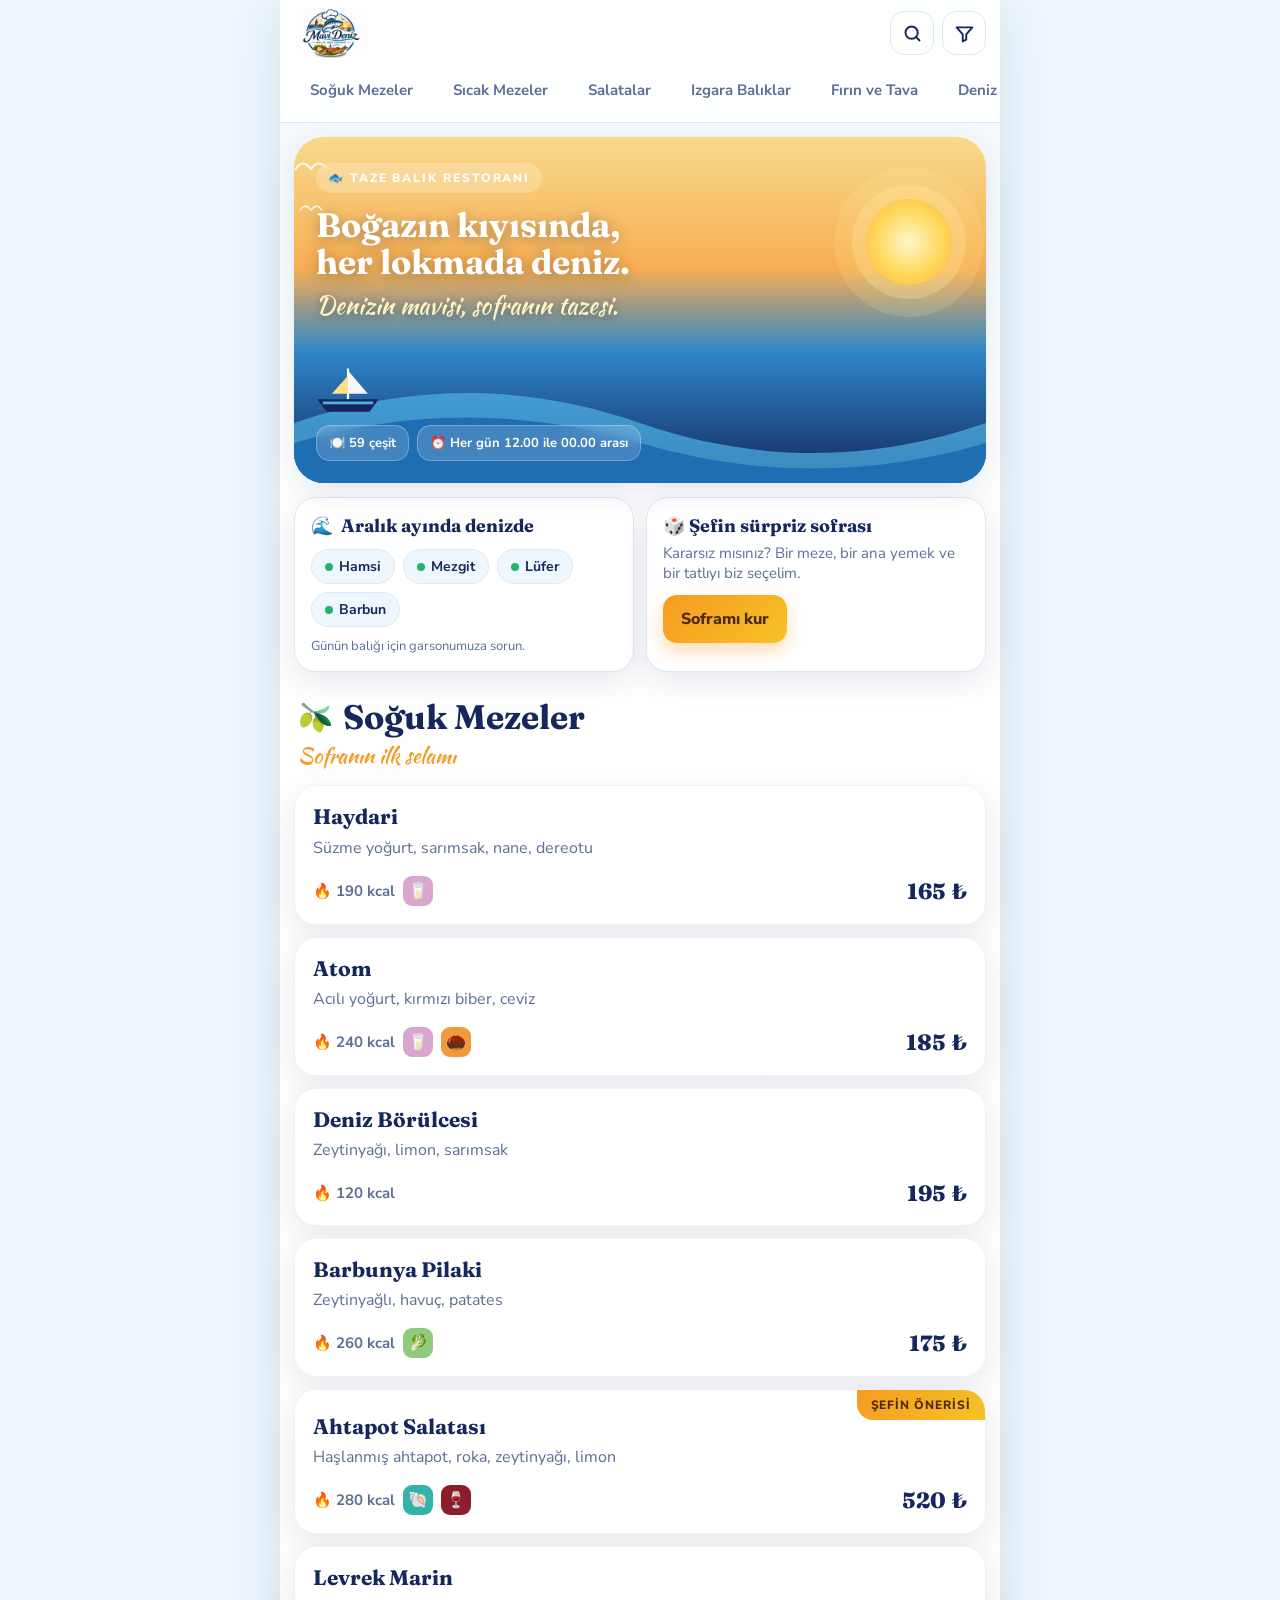
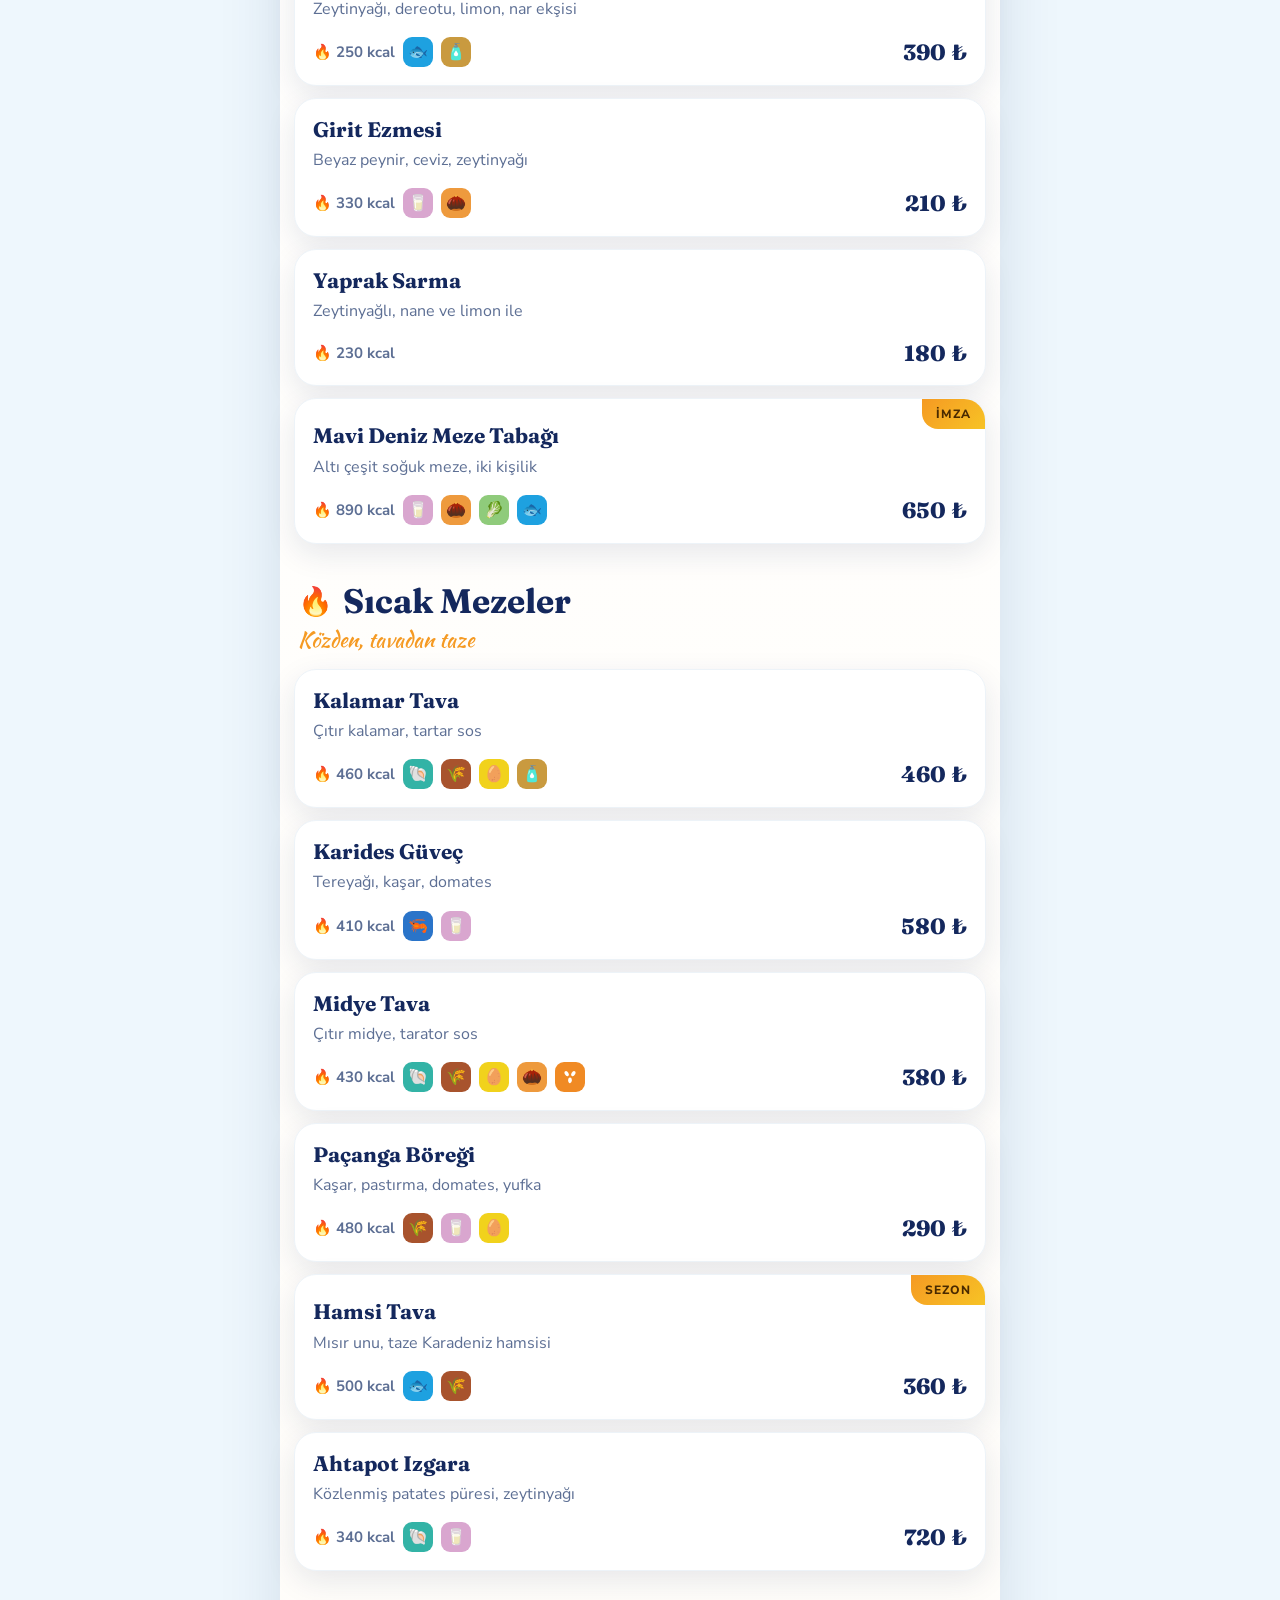
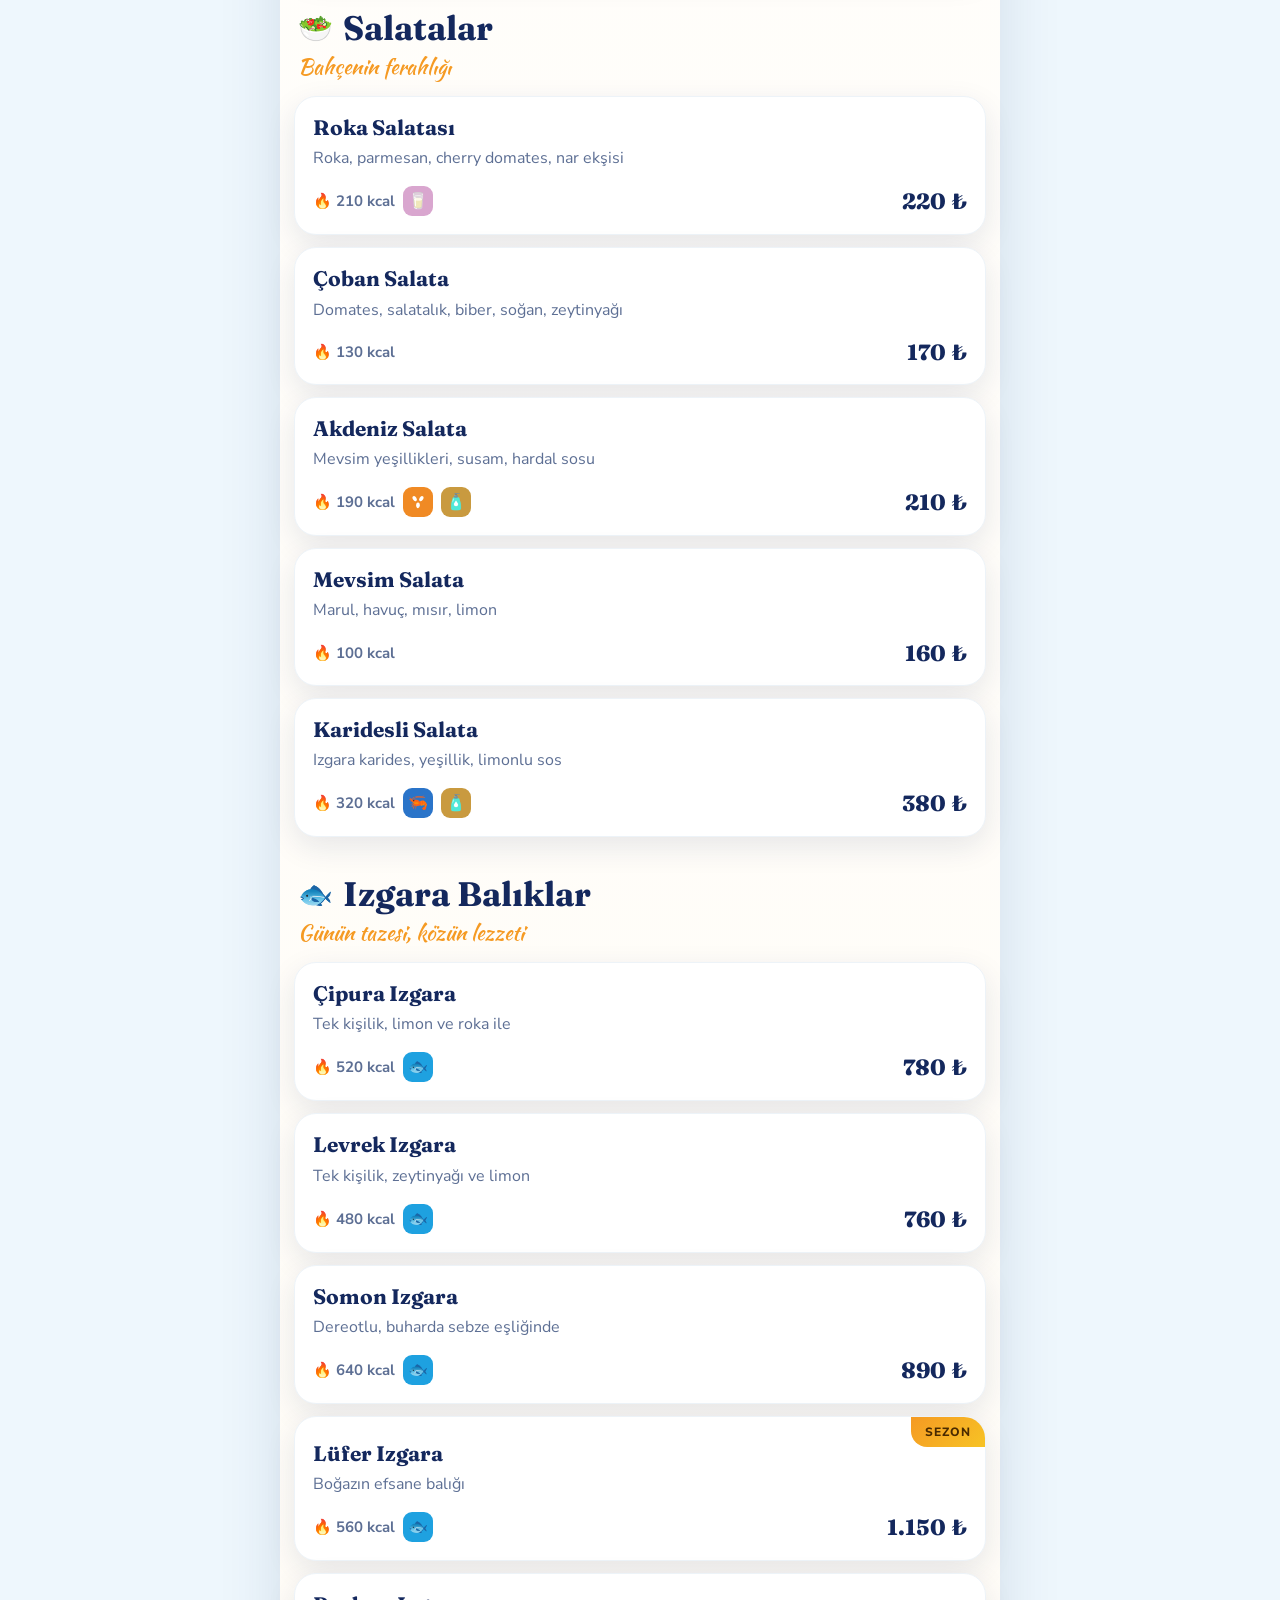
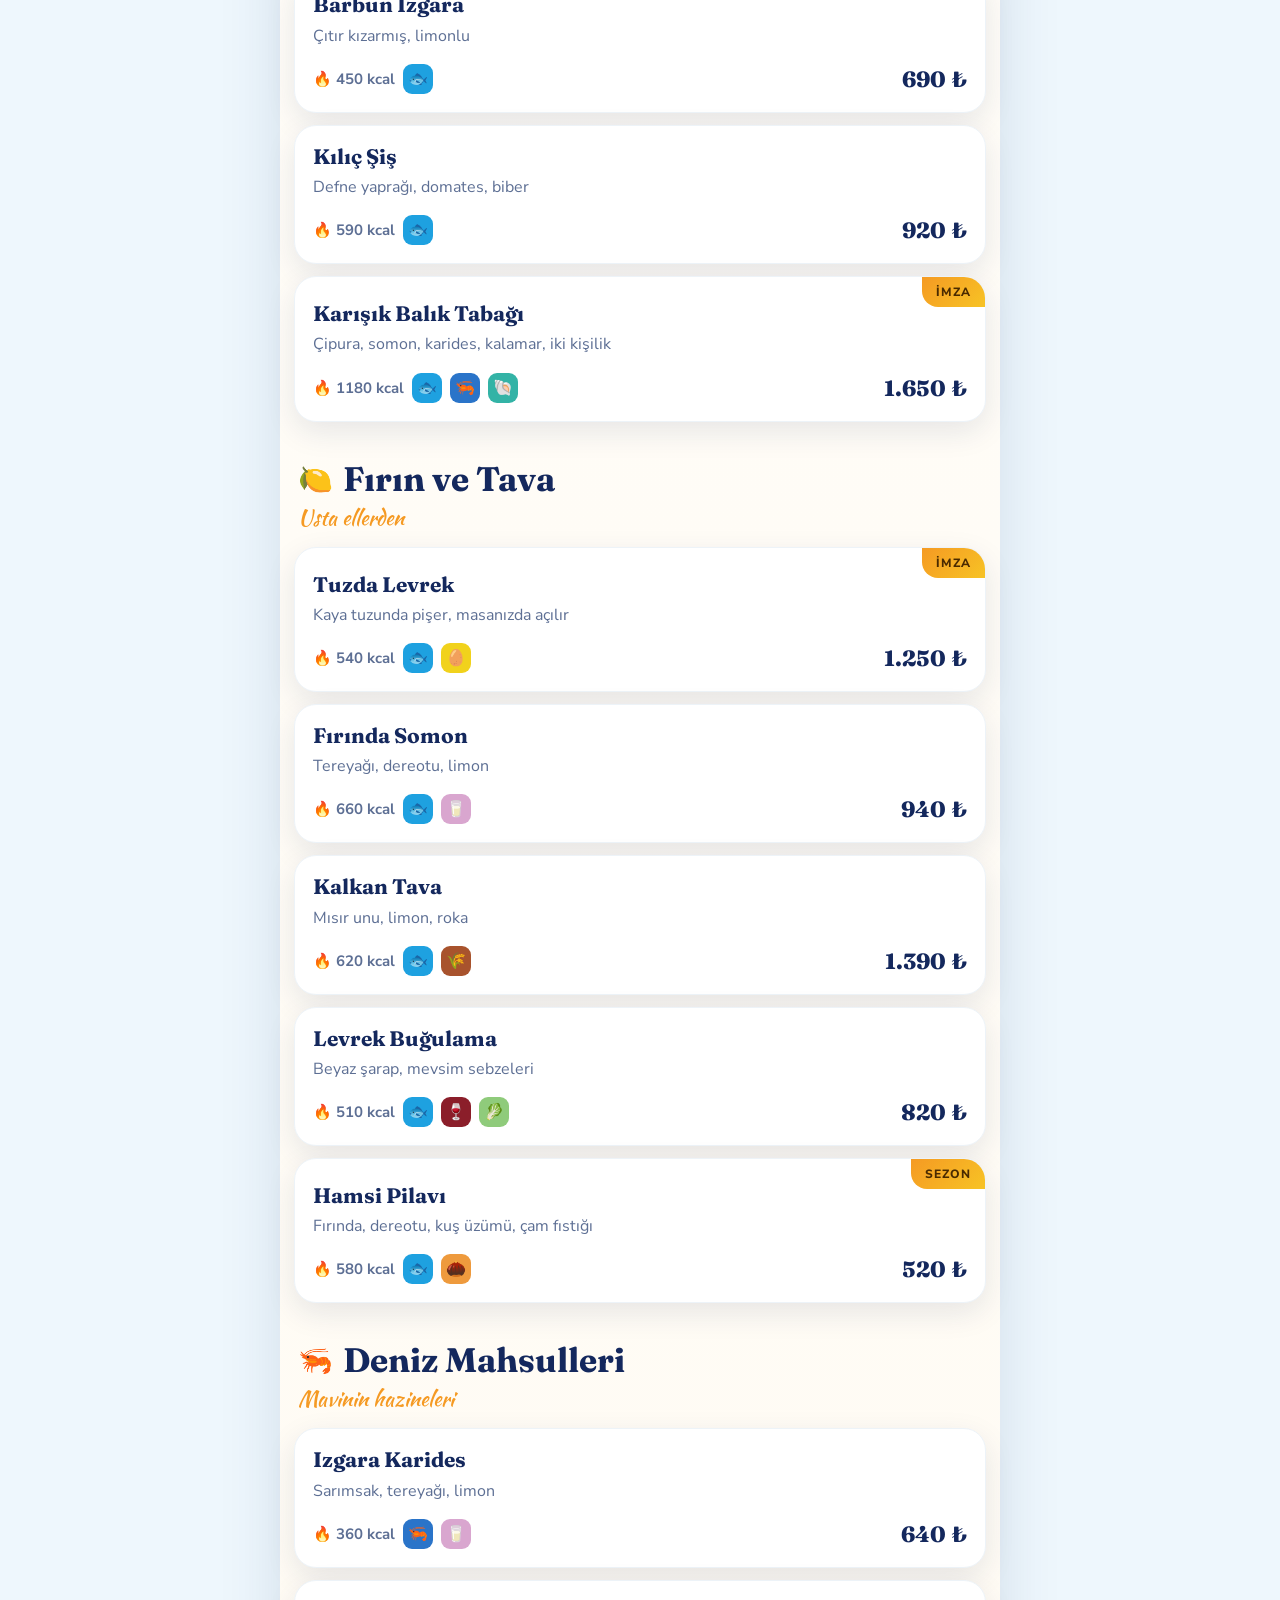
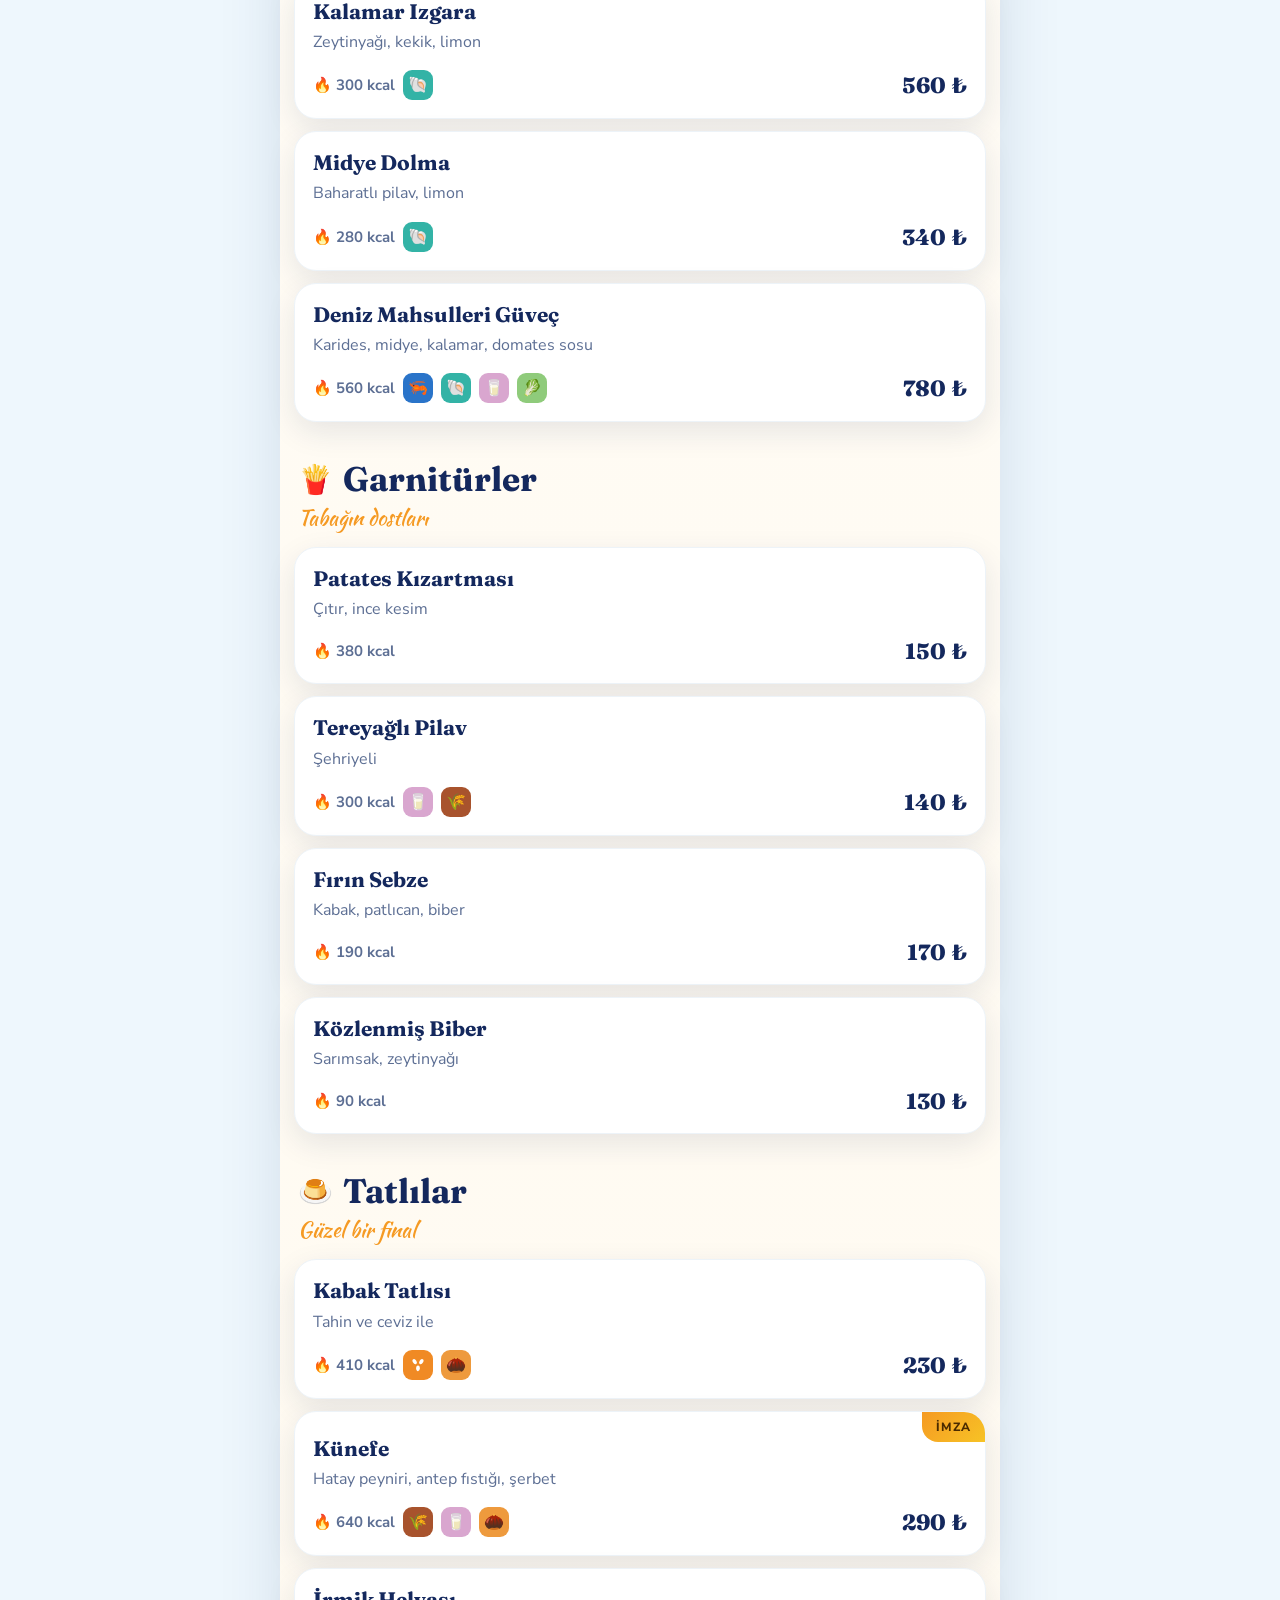
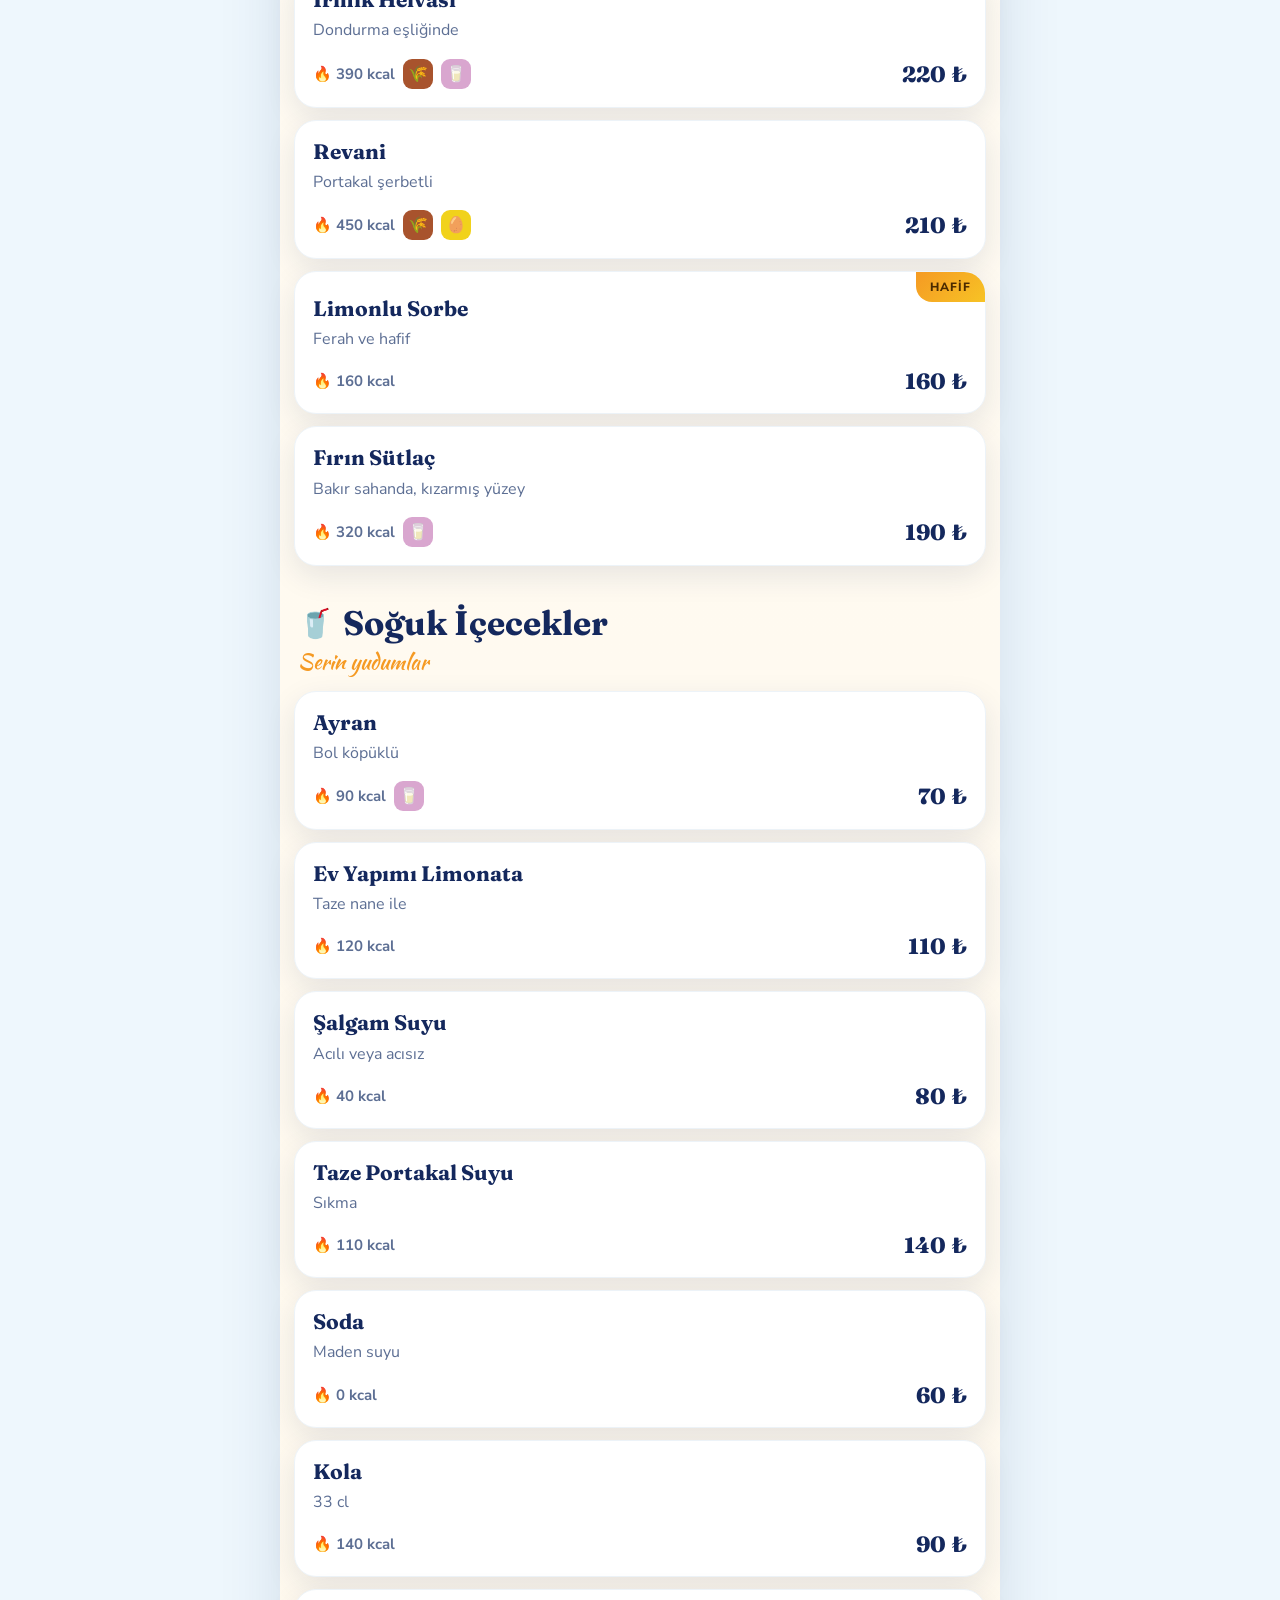
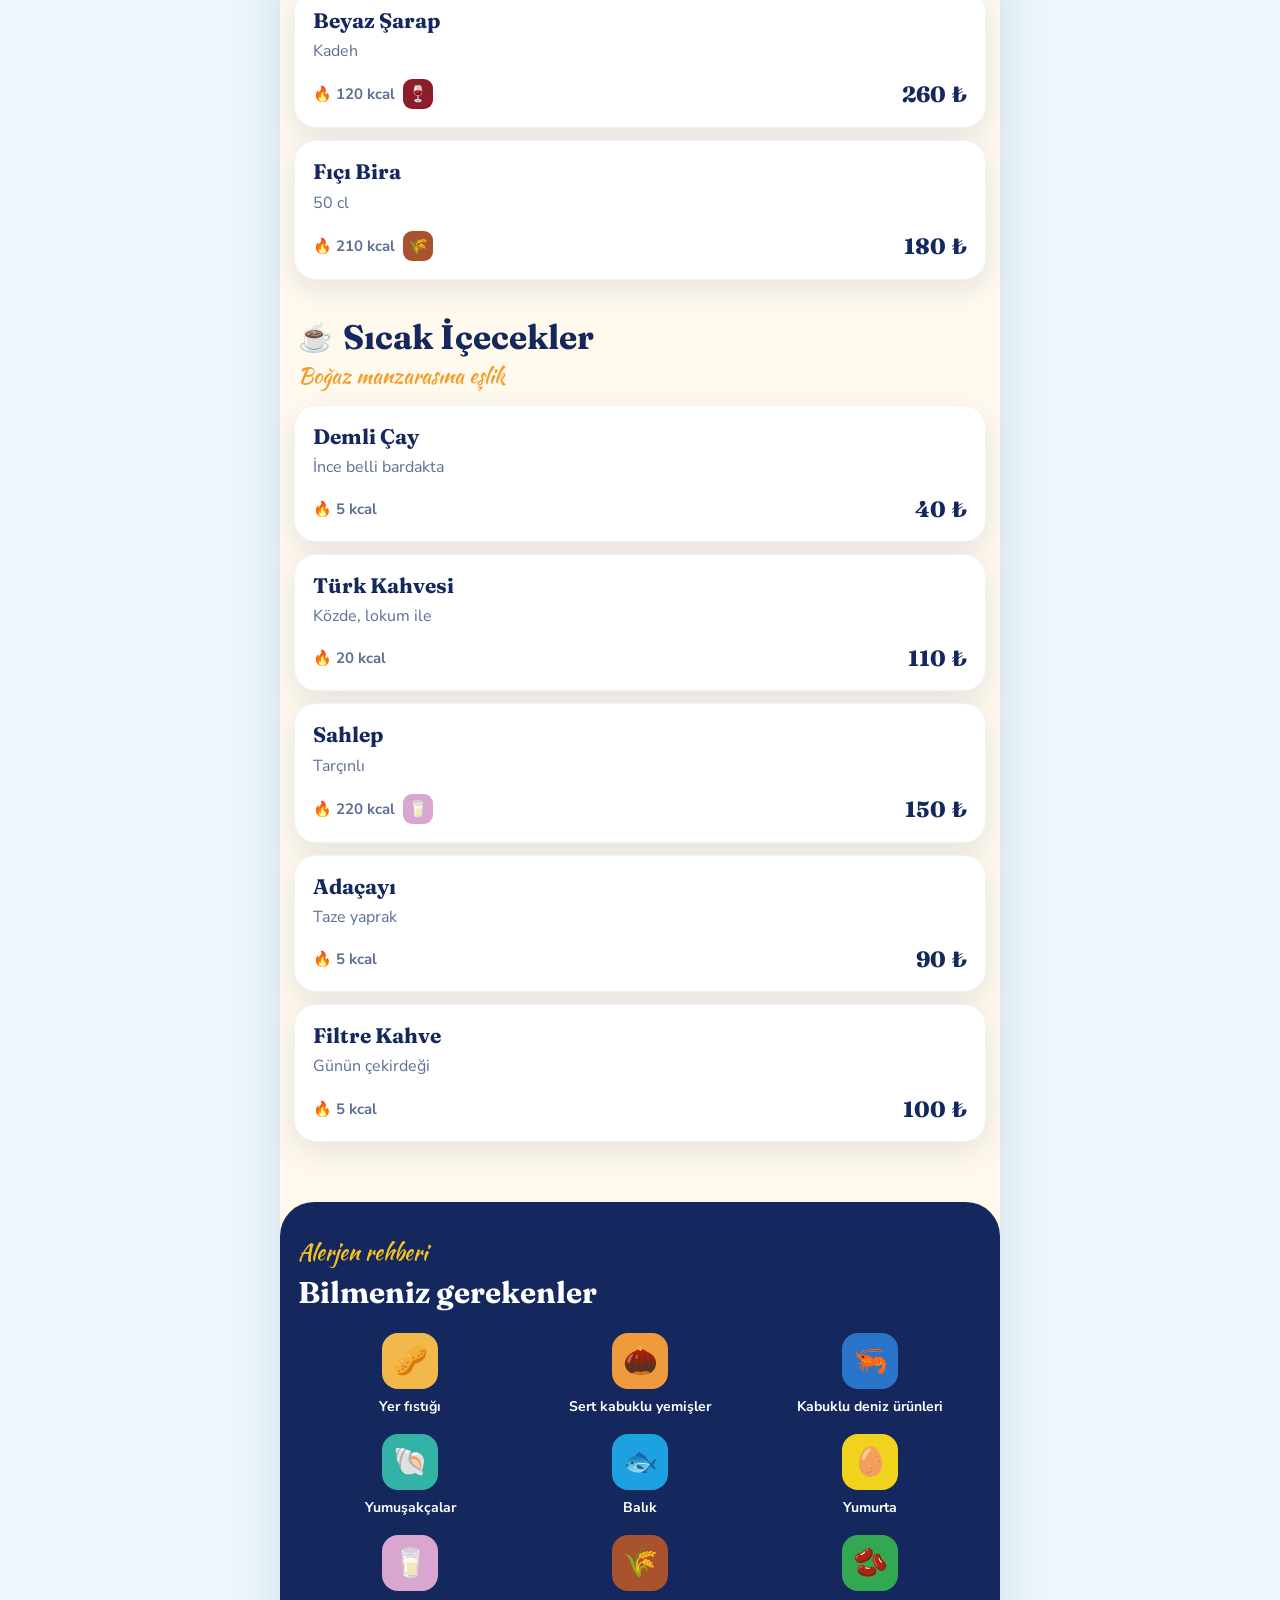
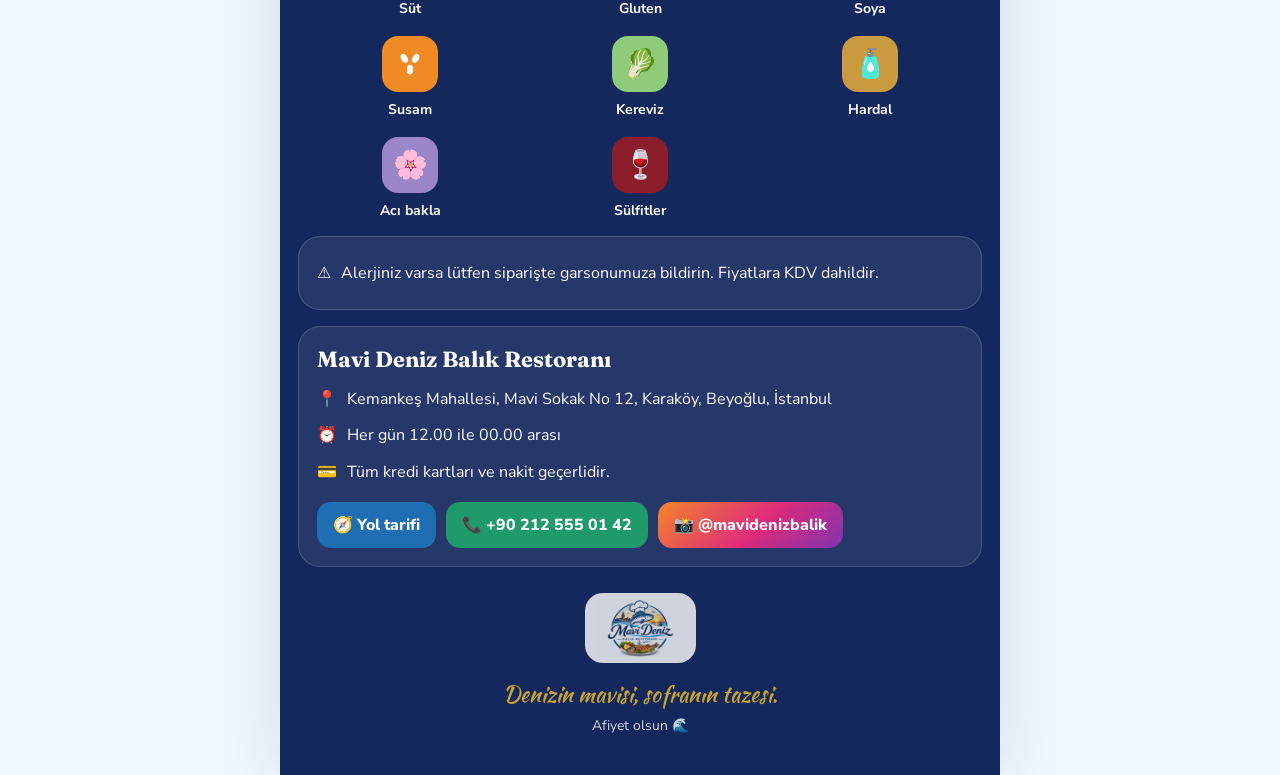
<file: index.html>
<!doctype html>
<html lang="tr">
<head>
<meta charset="utf-8">
<meta name="viewport" content="width=device-width,initial-scale=1,viewport-fit=cover">
<title>Mavi Deniz Balık Restoranı | Dijital Menü</title>
<meta name="description" content="Mavi Deniz Balık Restoranı dijital menüsü. Denizin mavisi, sofranın tazesi.">
<meta name="theme-color" content="#14285d">
<link rel="icon" href="assets/favicon.png">
<link rel="preconnect" href="https://fonts.googleapis.com">
<link rel="preconnect" href="https://fonts.gstatic.com" crossorigin>
<link href="https://fonts.googleapis.com/css2?family=Fraunces:opsz,wght@9..144,600;9..144,700;9..144,800&family=Kaushan+Script&family=Nunito+Sans:wght@400;600;700;800&display=swap" rel="stylesheet">
<link rel="stylesheet" href="css/style.css">
</head>
<body>
<div class="wrap">

<header class="topbar">
  <div class="row">
    <a class="brand" href="#top" aria-label="Mavi Deniz"><img src="assets/logo.png" alt="Mavi Deniz Balık Restoranı"></a>
    <div class="tools">
      <button class="iconbtn" id="btnSearch" aria-label="Ara">
        <svg viewBox="0 0 24 24"><circle cx="11" cy="11" r="7"/><path d="M20 20l-3.5-3.5"/></svg>
      </button>
      <button class="iconbtn" id="btnFilter" aria-label="Alerjen filtresi">
        <svg viewBox="0 0 24 24"><path d="M3 5h18l-7 8v6l-4 2v-8z"/></svg>
        <span class="dot" id="fcount">0</span>
      </button>
    </div>
  </div>
  <div class="searchrow" id="searchRow"><input id="q" type="search" placeholder="Menüde ara: levrek, künefe, ayran…" autocomplete="off"></div>
  <nav class="tabs" id="tabs"></nav>
</header>

<section class="hero" id="top">
  <div class="sun"></div>
  <svg class="gull g1" viewBox="0 0 40 16" fill="none" stroke="#fff" stroke-width="2.4" stroke-linecap="round"><path d="M2 12c5-9 12-9 18 0 6-9 13-9 18 0"/></svg>
  <svg class="gull g2" viewBox="0 0 40 16" fill="none" stroke="#fff" stroke-width="2.4" stroke-linecap="round"><path d="M2 12c5-9 12-9 18 0 6-9 13-9 18 0"/></svg>
  <div class="copy">
    <span class="kicker">🐟 Taze balık restoranı</span>
    <h1 id="heroTitle"></h1>
    <div class="slogan script" id="heroSlogan"></div>
  </div>
  <svg class="boat" viewBox="0 0 80 60"><path d="M40 4v34" stroke="#fff" stroke-width="2.5"/><path d="M40 6l22 26H40z" fill="#fff" opacity=".95"/><path d="M40 12L22 32h18z" fill="#ffe08a"/><path d="M6 38h68l-10 14H16z" fill="#14285d"/><path d="M12 42h56" stroke="#4db3e6" stroke-width="3"/></svg>
  <div class="herostats" id="heroStats"></div>
  <div class="waves">
    <svg class="w2" viewBox="0 0 1200 120" preserveAspectRatio="none"><path d="M0 60c100-40 200-40 300 0s200 40 300 0 200-40 300 0 200 40 300 0v60H0z" fill="#4db3e6"/></svg>
    <svg viewBox="0 0 1200 120" preserveAspectRatio="none"><path d="M0 80c100-34 200-34 300 0s200 34 300 0 200-34 300 0 200 34 300 0v40H0z" fill="#1f6db3"/></svg>
  </div>
</section>

<div class="cards2">
  <div class="season">
    <h3>🌊 <span id="seasonTitle"></span></h3>
    <div class="chips" id="seasonChips"></div>
  </div>
  <div class="surprise">
    <h3>🎲 Şefin sürpriz sofrası</h3>
    <p style="margin:6px 0 12px;color:var(--muted);font-size:15px">Kararsız mısınız? Bir meze, bir ana yemek ve bir tatlıyı biz seçelim.</p>
    <button class="btn" id="btnSurprise">Soframı kur</button>
    <div class="combo" id="combo"></div>
  </div>
</div>

<div id="galleryBox" style="display:none;margin-top:20px">
  <h2 class="sectiontitle">Mavi Deniz'den kareler</h2>
  <div class="gallery" id="gallery"></div>
</div>

<main id="menu"></main>

<footer id="footer"></footer>

</div>

<div class="sheetbg" id="sheetBg">
  <div class="sheet" role="dialog" aria-label="Alerjen filtresi">
    <div class="grab"></div>
    <h3>Alerjen filtresi</h3>
    <div class="hint script" style="font-size:21px;color:var(--lemon)">Sizi rahatsız eden alerjenleri seçin.</div>
    <div class="hint">Seçtiğiniz alerjenleri içeren yemekler menüden gizlenir.</div>
    <div class="fgrid" id="fgrid"></div>
    <div class="sheetactions">
      <button class="btn ghost" id="fClear">Temizle</button>
      <button class="btn" id="fApply">Uygula</button>
    </div>
  </div>
</div>

<button class="totop" id="totop" aria-label="Yukarı çık">↑</button>
<div class="toast" id="toast"></div>

<script src="js/data.js"></script>
<script src="js/menu.js"></script>
</body>
</html>
</file>
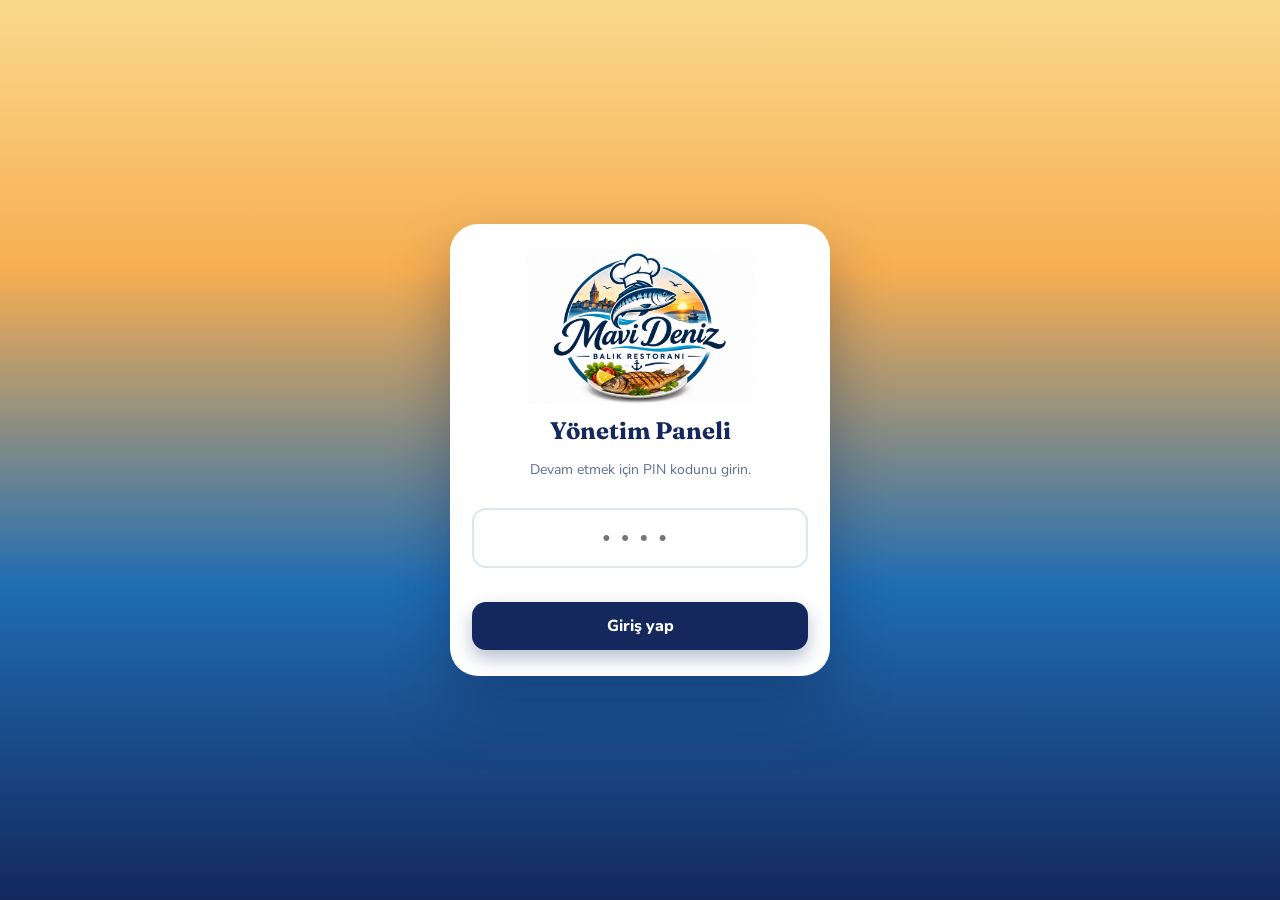
<file: admin.html>
<!doctype html>
<html lang="tr">
<head>
<meta charset="utf-8">
<meta name="viewport" content="width=device-width,initial-scale=1">
<meta name="robots" content="noindex,nofollow">
<title>Mavi Deniz Yönetim Paneli</title>
<link rel="icon" href="assets/favicon.png">
<link href="https://fonts.googleapis.com/css2?family=Fraunces:opsz,wght@9..144,700;9..144,800&family=Kaushan+Script&family=Nunito+Sans:wght@400;600;700;800&display=swap" rel="stylesheet">
<link rel="stylesheet" href="css/style.css">
<style>
body{background:var(--foam)}
.login{min-height:100vh;display:grid;place-items:center;padding:20px;background:linear-gradient(180deg,#f9d98b,#f7ae52 30%,#1f6db3 65%,#14285d)}
.login .panel{background:#fff;border-radius:28px;padding:26px 22px;width:100%;max-width:380px;text-align:center;box-shadow:0 30px 60px rgba(13,28,69,.35)}
.login img{width:230px;max-width:80%}
.login input{width:100%;margin:14px 0 12px;padding:15px;border-radius:14px;border:2px solid var(--line);font-size:22px;text-align:center;letter-spacing:.5em;outline:none;color:var(--ink)}
.login input:focus{border-color:var(--blue)}
.login .err{color:#c0392b;font-weight:700;min-height:22px}
.app{max-width:900px;margin:0 auto;padding-bottom:60px}
.atop{position:sticky;top:0;z-index:30;background:var(--navy);color:#fff;padding:12px 14px;display:flex;align-items:center;justify-content:space-between;gap:10px}
.atop h1{font-size:19px}
.atop .r{display:flex;gap:8px}
.atop a,.atop button{background:rgba(255,255,255,.14);padding:9px 13px;border-radius:12px;font-weight:800;font-size:14px;text-decoration:none}
.atabs{display:flex;gap:8px;overflow-x:auto;padding:12px 14px;background:#fff;border-bottom:1px solid var(--line);position:sticky;top:58px;z-index:29;scrollbar-width:none}
.atabs::-webkit-scrollbar{display:none}
.pane{padding:14px;display:none}
.pane.on{display:block}
.stats{display:grid;grid-template-columns:repeat(3,1fr);gap:10px;margin-bottom:14px}
.stat{background:#fff;border-radius:18px;padding:14px;text-align:center;box-shadow:var(--shadow)}
.stat b{display:block;font-family:Fraunces,serif;font-size:28px}
.stat span{font-size:13px;color:var(--muted);font-weight:700}
.bar{display:flex;gap:8px;margin-bottom:12px;flex-wrap:wrap}
.bar select,.bar input{flex:1;min-width:140px;padding:12px;border-radius:12px;border:1.5px solid var(--line);font:inherit;background:#fff;color:var(--ink)}
.row{background:#fff;border-radius:18px;padding:12px;margin-bottom:10px;box-shadow:var(--shadow);display:flex;gap:12px;align-items:center}
.row .th{width:58px;height:58px;border-radius:14px;background:var(--foam);object-fit:cover;flex:0 0 58px;display:grid;place-items:center;font-size:26px}
.row .t{flex:1;min-width:0}
.row .t b{display:block;font-size:16px}
.row .t small{color:var(--muted);font-weight:700}
.row .ac{display:flex;gap:6px;flex-wrap:wrap;justify-content:flex-end}
.sm{padding:9px 12px;border-radius:11px;background:var(--foam);font-weight:800;font-size:13px;border:1.5px solid var(--line)}
.sm.danger{color:#c0392b;border-color:#f3c7c1;background:#fff5f4}
.sm.on{background:var(--navy);color:#fff;border-color:var(--navy)}
.mbg{position:fixed;inset:0;background:rgba(10,20,50,.6);z-index:70;display:none;align-items:flex-end;justify-content:center}
.mbg.open{display:flex}
.modal{background:#fff;width:100%;max-width:640px;max-height:92vh;overflow:auto;border-radius:28px 28px 0 0;padding:20px 18px 26px;animation:up .3s}
.modal h3{font-size:24px;margin-bottom:12px}
.f{display:block;margin:12px 0 0;font-weight:800;font-size:14px}
.f input,.f select,.f textarea{width:100%;margin-top:6px;padding:13px;border-radius:12px;border:1.5px solid var(--line);font:inherit;font-weight:600;color:var(--ink);background:#fff}
.f textarea{min-height:80px;resize:vertical}
.two{display:grid;grid-template-columns:1fr 1fr;gap:10px}
.agrid{display:grid;grid-template-columns:repeat(2,1fr);gap:8px;margin-top:8px}
.agrid label{display:flex;align-items:center;gap:8px;padding:8px 10px;border-radius:12px;border:1.5px solid var(--line);font-weight:700;font-size:14px}
.agrid label.on{border-color:var(--orange);background:#fff8ea}
.agrid input{width:auto;margin:0}
.up{margin-top:8px;border:2px dashed var(--blue);border-radius:18px;padding:18px;text-align:center;background:var(--foam);color:var(--blue);font-weight:800;position:relative}
.up input{position:absolute;inset:0;opacity:0;cursor:pointer}
.prev{margin-top:10px;display:flex;gap:10px;flex-wrap:wrap}
.prev .p{position:relative}
.prev img{width:110px;height:84px;object-fit:cover;border-radius:14px}
.prev .x{position:absolute;top:-6px;right:-6px;width:26px;height:26px;border-radius:50%;background:#c0392b;color:#fff;font-weight:900}
.card2{background:#fff;border-radius:22px;padding:16px;box-shadow:var(--shadow);margin-bottom:14px}
.card2 h3{font-size:20px;margin-bottom:6px}
.note{color:var(--muted);font-size:14px;line-height:1.5}
.mactions{display:flex;gap:10px;margin-top:18px}
.mactions .btn{flex:1}
</style>
</head>
<body>

<div class="login" id="login">
  <div class="panel">
    <img src="assets/logo.png" alt="Mavi Deniz">
    <h2 style="font-size:24px;margin-top:6px">Yönetim Paneli</h2>
    <p class="note">Devam etmek için PIN kodunu girin.</p>
    <input id="pin" type="password" inputmode="numeric" autocomplete="off" maxlength="8" placeholder="••••">
    <div class="err" id="err"></div>
    <button class="btn navy" style="width:100%" id="go">Giriş yap</button>
  </div>
</div>

<div class="app" id="app" style="display:none">
  <div class="atop">
    <h1>🐟 Mavi Deniz Yönetim</h1>
    <div class="r"><a href="/" target="_blank">Menüyü gör</a><button id="logout">Çıkış</button></div>
  </div>
  <div class="atabs" id="atabs">
    <button class="tab active" data-p="items">Ürünler</button>
    <button class="tab" data-p="cats">Kategoriler</button>
    <button class="tab" data-p="media">Görseller</button>
    <button class="tab" data-p="info">Restoran bilgileri</button>
    <button class="tab" data-p="backup">Yedek ve yayın</button>
  </div>

  <section class="pane on" id="p_items">
    <div class="stats" id="stats"></div>
    <div class="bar">
      <select id="fcat"></select>
      <input id="fq" type="search" placeholder="Ürün ara…">
      <button class="btn" id="addItem">➕ Yeni ürün</button>
    </div>
    <div id="list"></div>
  </section>

  <section class="pane" id="p_cats">
    <div class="bar"><button class="btn" id="addCat">➕ Yeni kategori</button></div>
    <div id="catlist"></div>
  </section>

  <section class="pane" id="p_media">
    <div class="card2">
      <h3>🌅 Kapak görseli</h3>
      <p class="note">Menünün en üstündeki karşılama alanının arka planı. Yatay ve yüksek çözünürlüklü bir fotoğraf önerilir.</p>
      <div class="up">📤 Kapak fotoğrafı seç<input type="file" accept="image/*" id="heroFile"></div>
      <div class="prev" id="heroPrev"></div>
    </div>
    <div class="card2">
      <h3>📸 Galeri</h3>
      <p class="note">Birden fazla fotoğraf seçebilirsiniz. Menüde "Mavi Deniz'den kareler" bölümünde kaydırmalı şerit olarak görünür.</p>
      <div class="up">📤 Galeriye fotoğraf ekle<input type="file" accept="image/*" multiple id="galFile"></div>
      <div class="prev" id="galPrev"></div>
    </div>
    <div class="card2">
      <h3>🍽️ Ürün fotoğrafları</h3>
      <p class="note">Her ürünün fotoğrafını, Ürünler sekmesinde ürünü düzenleyerek ekleyebilirsiniz. Fotoğraf eklenen ürünlerde kartın sağında küçük resim görünür.</p>
    </div>
  </section>

  <section class="pane" id="p_info">
    <div class="card2" id="infoForm"></div>
  </section>

  <section class="pane" id="p_backup">
    <div class="card2">
      <h3>💾 Yedekle</h3>
      <p class="note">Tüm menüyü, görselleri ve ayarları tek dosya olarak indirin.</p>
      <div class="mactions"><button class="btn navy" id="exp">⬇️ Yedeği indir</button></div>
    </div>
    <div class="card2">
      <h3>📥 Yedekten yükle</h3>
      <div class="up">📂 Yedek dosyası seç (.json)<input type="file" accept="application/json,.json" id="impFile"></div>
    </div>
    <div class="card2">
      <h3>🔗 Menü bağlantısı ve QR</h3>
      <p class="note">Müşterilerin okutacağı QR kodlar için <a href="/qr" target="_blank"><b>QR sayfasını</b></a> açın.</p>
    </div>
    <div class="card2">
      <h3>↩️ Başlangıç menüsüne dön</h3>
      <p class="note">Bu cihazdaki tüm değişiklikleri siler ve varsayılan menüyü geri yükler.</p>
      <div class="mactions"><button class="btn ghost" id="reset" style="color:#c0392b">Sıfırla</button></div>
    </div>
  </section>
</div>

<div class="mbg" id="mbg"><div class="modal" id="modal"></div></div>
<div class="toast" id="toast"></div>

<script src="js/data.js"></script>
<script src="js/admin.js"></script>
</body>
</html>
</file>
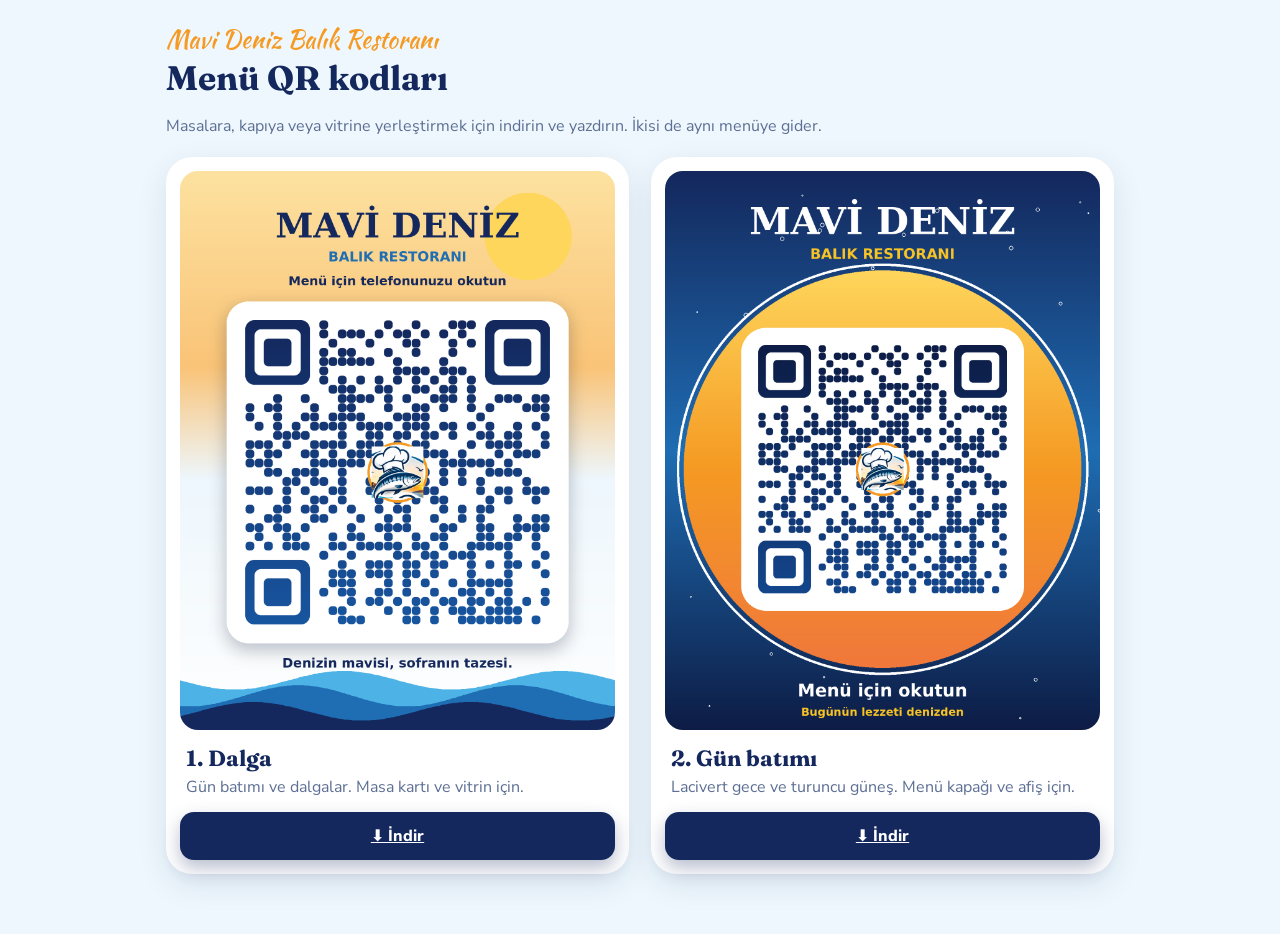
<file: qr.html>
<!doctype html>
<html lang="tr">
<head>
<meta charset="utf-8">
<meta name="viewport" content="width=device-width,initial-scale=1">
<meta name="robots" content="noindex,nofollow">
<title>Mavi Deniz QR Kodları</title>
<link rel="icon" href="assets/favicon.png">
<link href="https://fonts.googleapis.com/css2?family=Fraunces:opsz,wght@9..144,700&family=Kaushan+Script&family=Nunito+Sans:wght@600;800&display=swap" rel="stylesheet">
<link rel="stylesheet" href="css/style.css">
<style>
.page{max-width:980px;margin:0 auto;padding:22px 16px 60px}
.page h1{font-size:34px}
.grid{display:grid;gap:22px;margin-top:20px}
@media(min-width:760px){.grid{grid-template-columns:1fr 1fr}}
.q{background:#fff;border-radius:26px;padding:14px;box-shadow:var(--shadow)}
.q img{width:100%;border-radius:18px;display:block}
.q h3{margin:14px 6px 4px;font-size:22px}
.q p{margin:0 6px 14px;color:var(--muted)}
.q .btn{width:100%}
</style>
</head>
<body>
<div class="page">
  <div class="script" style="color:var(--orange);font-size:24px">Mavi Deniz Balık Restoranı</div>
  <h1>Menü QR kodları</h1>
  <p style="color:var(--muted)">Masalara, kapıya veya vitrine yerleştirmek için indirin ve yazdırın. İkisi de aynı menüye gider.</p>
  <div class="grid">
    <div class="q">
      <img src="qr/mavi_deniz_qr_1_dalga.png" alt="Dalga QR kodu">
      <h3>1. Dalga</h3><p>Gün batımı ve dalgalar. Masa kartı ve vitrin için.</p>
      <a class="btn navy" download href="qr/mavi_deniz_qr_1_dalga.png">⬇️ İndir</a>
    </div>
    <div class="q">
      <img src="qr/mavi_deniz_qr_2_gunbatimi.png" alt="Gün batımı QR kodu">
      <h3>2. Gün batımı</h3><p>Lacivert gece ve turuncu güneş. Menü kapağı ve afiş için.</p>
      <a class="btn navy" download href="qr/mavi_deniz_qr_2_gunbatimi.png">⬇️ İndir</a>
    </div>
  </div>
</div>
</body>
</html>
</file>
<file: css/style.css>
:root{
  --navy:#14285d;
  --navy2:#0d1c45;
  --blue:#1f6db3;
  --sky:#4db3e6;
  --foam:#eef7fd;
  --sand:#fff8ea;
  --orange:#f59a23;
  --lemon:#f7c325;
  --paper:#ffffff;
  --ink:#14285d;
  --muted:#5d6f94;
  --line:#dbe8f3;
  --shadow:0 10px 30px rgba(20,40,93,.10);
  --radius:22px;
}
*{box-sizing:border-box;-webkit-tap-highlight-color:transparent}
html{scroll-behavior:smooth;scroll-padding-top:150px}
body{margin:0;font-family:"Nunito Sans",system-ui,sans-serif;color:var(--ink);background:linear-gradient(180deg,var(--foam) 0,#fff 420px,var(--sand) 100%);min-height:100vh;overflow-x:hidden}
h1,h2,h3{font-family:"Fraunces",Georgia,serif;margin:0;font-weight:700}
.script{font-family:"Kaushan Script",cursive}
button{font:inherit;color:inherit;cursor:pointer;border:0;background:none}
a{color:inherit}

/* header */
.topbar{position:sticky;top:0;z-index:40;background:rgba(255,255,255,.92);backdrop-filter:blur(14px);border-bottom:1px solid var(--line)}
.topbar .row{display:flex;align-items:center;justify-content:space-between;gap:10px;padding:8px 14px}
.brand{display:flex;align-items:center;gap:10px;text-decoration:none}
.brand img{height:50px;width:auto;display:block}
.tools{display:flex;gap:8px}
.iconbtn{width:44px;height:44px;border-radius:14px;border:1.5px solid var(--line);background:#fff;display:grid;place-items:center;position:relative;transition:.2s}
.iconbtn:active{transform:scale(.94)}
.iconbtn svg{width:21px;height:21px;fill:none;stroke:var(--navy);stroke-width:2.2;stroke-linecap:round;stroke-linejoin:round}
.iconbtn .dot{position:absolute;top:-5px;right:-5px;min-width:19px;height:19px;border-radius:10px;background:var(--orange);color:#fff;font-size:11px;font-weight:800;display:none;place-items:center;padding:0 4px}
.iconbtn.on .dot{display:grid}
.tabs{display:flex;gap:8px;overflow-x:auto;padding:4px 14px 12px;scrollbar-width:none}
.tabs::-webkit-scrollbar{display:none}
.tab{flex:0 0 auto;padding:10px 16px;border-radius:999px;font-weight:700;font-size:15px;color:var(--muted);transition:.25s;white-space:nowrap}
.tab.active{background:var(--navy);color:#fff;box-shadow:0 6px 16px rgba(20,40,93,.28)}
.searchrow{display:none;padding:0 14px 12px}
.searchrow.open{display:block}
.searchrow input{width:100%;padding:13px 16px;border-radius:14px;border:1.5px solid var(--line);font:inherit;font-size:16px;color:var(--ink);background:#fff;outline:none}
.searchrow input:focus{border-color:var(--blue)}

/* hero */
.hero{position:relative;margin:14px;border-radius:30px;overflow:hidden;color:#fff;min-height:330px;background:linear-gradient(180deg,#f9d98b 0%,#f7ae52 38%,#2f86c9 62%,#14285d 100%);box-shadow:var(--shadow);isolation:isolate}
.hero.hasimg{background-size:cover;background-position:center}
.hero.hasimg::before{content:"";position:absolute;inset:0;background:linear-gradient(180deg,rgba(20,40,93,.15),rgba(20,40,93,.78));z-index:-1}
.sun{position:absolute;right:34px;top:62px;width:86px;height:86px;border-radius:50%;background:radial-gradient(circle,#fff6c9 0,#ffd75a 55%,#ffb43d 100%);box-shadow:0 0 0 14px rgba(255,236,160,.28),0 0 0 32px rgba(255,236,160,.14);animation:sun 6s ease-in-out infinite}
@keyframes sun{50%{transform:translateY(8px) scale(1.04)}}
.gull{z-index:0;position:absolute;width:34px;opacity:.9;animation:fly 14s linear infinite}
.gull.g2{top:64px;animation-duration:19s;animation-delay:-7s;transform:scale(.7)}
.gull.g1{top:22px}
@keyframes fly{from{left:-50px}to{left:110%}}
.hero .copy{position:relative;z-index:3;padding:26px 22px 0}
.hero .kicker{display:inline-flex;gap:8px;align-items:center;font-weight:800;font-size:12px;letter-spacing:.16em;text-transform:uppercase;background:rgba(255,255,255,.22);padding:7px 12px;border-radius:999px;backdrop-filter:blur(6px)}
.hero h1{font-size:34px;line-height:1.08;margin-top:14px;text-shadow:0 2px 14px rgba(13,28,69,.35);max-width:15ch}
.hero .slogan{font-size:24px;margin-top:8px;color:#fff3c2;text-shadow:0 2px 10px rgba(13,28,69,.4)}
.waves{z-index:1;position:absolute;left:0;right:0;bottom:0;height:120px;pointer-events:none}
.waves svg{position:absolute;bottom:0;width:200%;height:100%;animation:wave 9s linear infinite}
.waves svg.w2{animation-duration:14s;animation-direction:reverse;opacity:.7}
@keyframes wave{to{transform:translateX(-50%)}}
.boat{z-index:2;position:absolute;bottom:64px;left:18px;width:72px;animation:bob 4s ease-in-out infinite}
@keyframes bob{50%{transform:translateY(-6px) rotate(2deg)}}
.herostats{position:relative;z-index:3;flex-wrap:wrap;display:flex;gap:8px;padding:18px 22px 22px;margin-top:84px}
.herostats span{background:rgba(255,255,255,.16);border:1px solid rgba(255,255,255,.28);padding:8px 12px;border-radius:14px;font-size:13px;font-weight:700;backdrop-filter:blur(6px)}

/* season + surprise */
.cards2{display:grid;gap:12px;padding:0 14px}
.season,.surprise{background:#fff;border:1.5px solid var(--line);border-radius:var(--radius);padding:16px;box-shadow:var(--shadow)}
.season h3,.surprise h3{font-size:18px;display:flex;align-items:center;gap:8px}
.chips{display:flex;flex-wrap:wrap;gap:8px;margin-top:12px}
.chip{background:var(--foam);border:1.5px solid var(--line);border-radius:999px;padding:7px 13px;font-weight:700;font-size:14px;display:inline-flex;gap:6px;align-items:center}
.chip.live::before{content:"";width:8px;height:8px;border-radius:50%;background:#26b36b;box-shadow:0 0 0 0 rgba(38,179,107,.6);animation:pulse 1.8s infinite}
@keyframes pulse{70%{box-shadow:0 0 0 8px rgba(38,179,107,0)}100%{box-shadow:0 0 0 0 rgba(38,179,107,0)}}
.btn{display:inline-flex;align-items:center;justify-content:center;gap:8px;padding:13px 18px;border-radius:14px;background:linear-gradient(135deg,var(--orange),var(--lemon));color:#4a2a00;font-weight:800;box-shadow:0 8px 18px rgba(245,154,35,.35);transition:.2s}
.btn:active{transform:scale(.97)}
.btn.navy{background:var(--navy);color:#fff;box-shadow:0 8px 18px rgba(20,40,93,.3)}
.btn.ghost{background:#fff;color:var(--navy);border:1.5px solid var(--line);box-shadow:none}
.combo{margin-top:12px;display:none;background:linear-gradient(135deg,#fff8ea,#eef7fd);border-radius:16px;padding:14px;border:1.5px dashed var(--orange)}
.combo.show{display:block;animation:pop .35s ease}
@keyframes pop{from{transform:scale(.96);opacity:0}}
.combo .l{display:flex;justify-content:space-between;gap:10px;padding:6px 0;font-weight:700}
.combo .l small{color:var(--muted);font-weight:600;display:block}
.combo .tot{border-top:1.5px solid var(--line);margin-top:6px;padding-top:10px;display:flex;justify-content:space-between;font-weight:800}

/* sections */
main{padding:18px 14px 10px}
.cat{margin-bottom:30px}
.cat .head{padding:6px 4px 14px}
.cat h2{font-size:34px;display:flex;align-items:center;gap:10px}
.cat h2 .ico{font-size:28px}
.cat .sub{color:var(--orange);font-size:21px;margin-top:2px}
.card{background:#fff;border-radius:var(--radius);padding:18px;margin-bottom:12px;box-shadow:var(--shadow);border:1px solid #edf3f8;position:relative;overflow:hidden;transition:transform .2s;animation:rise .5s both}
@keyframes rise{from{opacity:0;transform:translateY(14px)}}
.card:active{transform:scale(.99)}
.card.sold{opacity:.55}
.card .top{display:flex;gap:14px;justify-content:space-between}
.card h3{font-size:21px;line-height:1.2}
.card p{margin:7px 0 0;color:var(--muted);font-size:16px;line-height:1.45}
.card .photo{flex:0 0 108px;height:108px;border-radius:16px;object-fit:cover;background:var(--foam)}
.card .bottom{display:flex;align-items:center;justify-content:space-between;gap:10px;margin-top:16px}
.meta{display:flex;align-items:center;gap:8px;flex-wrap:wrap}
.kcal{font-weight:700;color:var(--muted);font-size:15px;display:inline-flex;gap:4px;align-items:center}
.price{font-family:"Fraunces",serif;font-weight:800;font-size:22px;white-space:nowrap}
.badge{position:absolute;top:0;right:0;background:linear-gradient(135deg,var(--orange),var(--lemon));color:#4a2a00;font-weight:800;font-size:12px;letter-spacing:.08em;padding:7px 14px;border-bottom-left-radius:16px;text-transform:uppercase}
.badge.sold{background:#c6d2e0;color:#33445f}
.card .top.hasbadge{padding-top:6px}
.al{display:inline-grid;place-items:center;width:30px;height:30px;border-radius:9px;font-size:16px;line-height:1}
.al svg{width:20px;height:20px}
.detail{display:none;margin-top:12px;padding-top:12px;border-top:1.5px dashed var(--line);font-size:14px;color:var(--muted)}
.card.open .detail{display:block;animation:pop .25s ease}
.detail b{color:var(--ink)}
.empty{text-align:center;padding:40px 20px;color:var(--muted)}
.empty .big{font-size:54px}

/* gallery */
.gallery{display:flex;gap:10px;overflow-x:auto;padding:0 14px 8px;scroll-snap-type:x mandatory;scrollbar-width:none}
.gallery::-webkit-scrollbar{display:none}
.gallery img{flex:0 0 78%;height:190px;object-fit:cover;border-radius:22px;scroll-snap-align:center;box-shadow:var(--shadow)}
.sectiontitle{padding:6px 18px 10px;font-size:26px}

/* footer */
footer{margin-top:20px;background:var(--navy);color:#fff;border-radius:34px 34px 0 0;padding:34px 18px 40px;position:relative}
footer h3{font-size:30px}
footer .legendsub{font-size:22px;color:var(--lemon);margin-bottom:6px}
.legend{display:grid;grid-template-columns:repeat(3,1fr);gap:18px 6px;margin:22px 0 6px;text-align:center}
.legend div{font-size:14px;font-weight:700}
.legend .al{width:56px;height:56px;border-radius:16px;font-size:28px;margin:0 auto 8px;display:grid}
.legend .al svg{width:34px;height:34px}
.box{background:rgba(255,255,255,.08);border:1.5px solid rgba(255,255,255,.16);border-radius:22px;padding:18px;margin-top:16px}
.box h4{font-family:"Fraunces",serif;font-size:22px;margin:0 0 8px}
.box .line{display:flex;gap:10px;align-items:flex-start;padding:7px 0;line-height:1.4;font-size:16px}
.pills{display:flex;gap:10px;flex-wrap:wrap;margin-top:12px}
.pill{display:inline-flex;align-items:center;gap:8px;background:rgba(255,255,255,.14);padding:12px 16px;border-radius:14px;font-weight:800;text-decoration:none}
.pill.ig{background:linear-gradient(135deg,#f58529,#dd2a7b 55%,#8134af)}
.pill.map{background:var(--blue)}
.pill.call{background:#1f9a6a}
.foot{margin-top:26px;text-align:center;opacity:.8;font-size:14px}
.foot img{height:70px;background:#fff;border-radius:18px;padding:6px 12px;margin-bottom:10px}

/* modal sheet */
.sheetbg{position:fixed;inset:0;background:rgba(10,20,50,.55);z-index:60;display:none;align-items:flex-end;backdrop-filter:blur(3px)}
.sheetbg.open{display:flex;animation:fade .2s}
@keyframes fade{from{opacity:0}}
.sheet{background:var(--navy);color:#fff;width:100%;border-radius:30px 30px 0 0;padding:20px 18px 24px;max-height:86vh;overflow:auto;animation:up .3s ease}
@keyframes up{from{transform:translateY(40px)}}
.sheet .grab{width:48px;height:5px;border-radius:3px;background:rgba(255,255,255,.3);margin:0 auto 14px}
.sheet h3{font-size:28px}
.sheet .hint{color:#c7d6f3;margin:6px 0 4px;font-size:15px}
.fgrid{display:grid;grid-template-columns:repeat(3,1fr);gap:14px 6px;margin:18px 0}
.fopt{text-align:center;font-size:13.5px;font-weight:700;padding:8px 2px;border-radius:16px;border:2px solid transparent;transition:.2s;color:#fff}
.fopt .al{width:56px;height:56px;border-radius:16px;font-size:28px;display:grid;margin:0 auto 6px;transition:.2s}
.fopt .al svg{width:34px;height:34px}
.fopt.sel{border-color:var(--lemon);background:rgba(247,195,37,.14)}
.fopt.sel .al{transform:scale(1.08);box-shadow:0 0 0 4px rgba(247,195,37,.4)}
.sheetactions{display:flex;gap:10px}
.sheetactions .btn{flex:1}

.toast{position:fixed;left:50%;bottom:26px;transform:translateX(-50%) translateY(30px);background:var(--navy);color:#fff;padding:12px 18px;border-radius:14px;font-weight:700;opacity:0;pointer-events:none;transition:.3s;z-index:80;max-width:90vw;text-align:center}
.toast.show{opacity:1;transform:translateX(-50%)}
.totop{position:fixed;right:14px;bottom:18px;width:48px;height:48px;border-radius:50%;background:var(--orange);color:#4a2a00;font-weight:900;font-size:20px;box-shadow:0 8px 20px rgba(245,154,35,.5);opacity:0;pointer-events:none;transition:.3s;z-index:50}
.totop.show{opacity:1;pointer-events:auto}
@media (min-width:760px){
  body{background:var(--foam)}
  .wrap{max-width:720px;margin:0 auto;background:linear-gradient(180deg,var(--foam) 0,#fff 420px,var(--sand) 100%);box-shadow:0 0 60px rgba(20,40,93,.12)}
  .topbar{max-width:720px;margin:0 auto}
  .cards2{grid-template-columns:1fr 1fr}
  .gallery img{flex-basis:46%}
}
</file>
